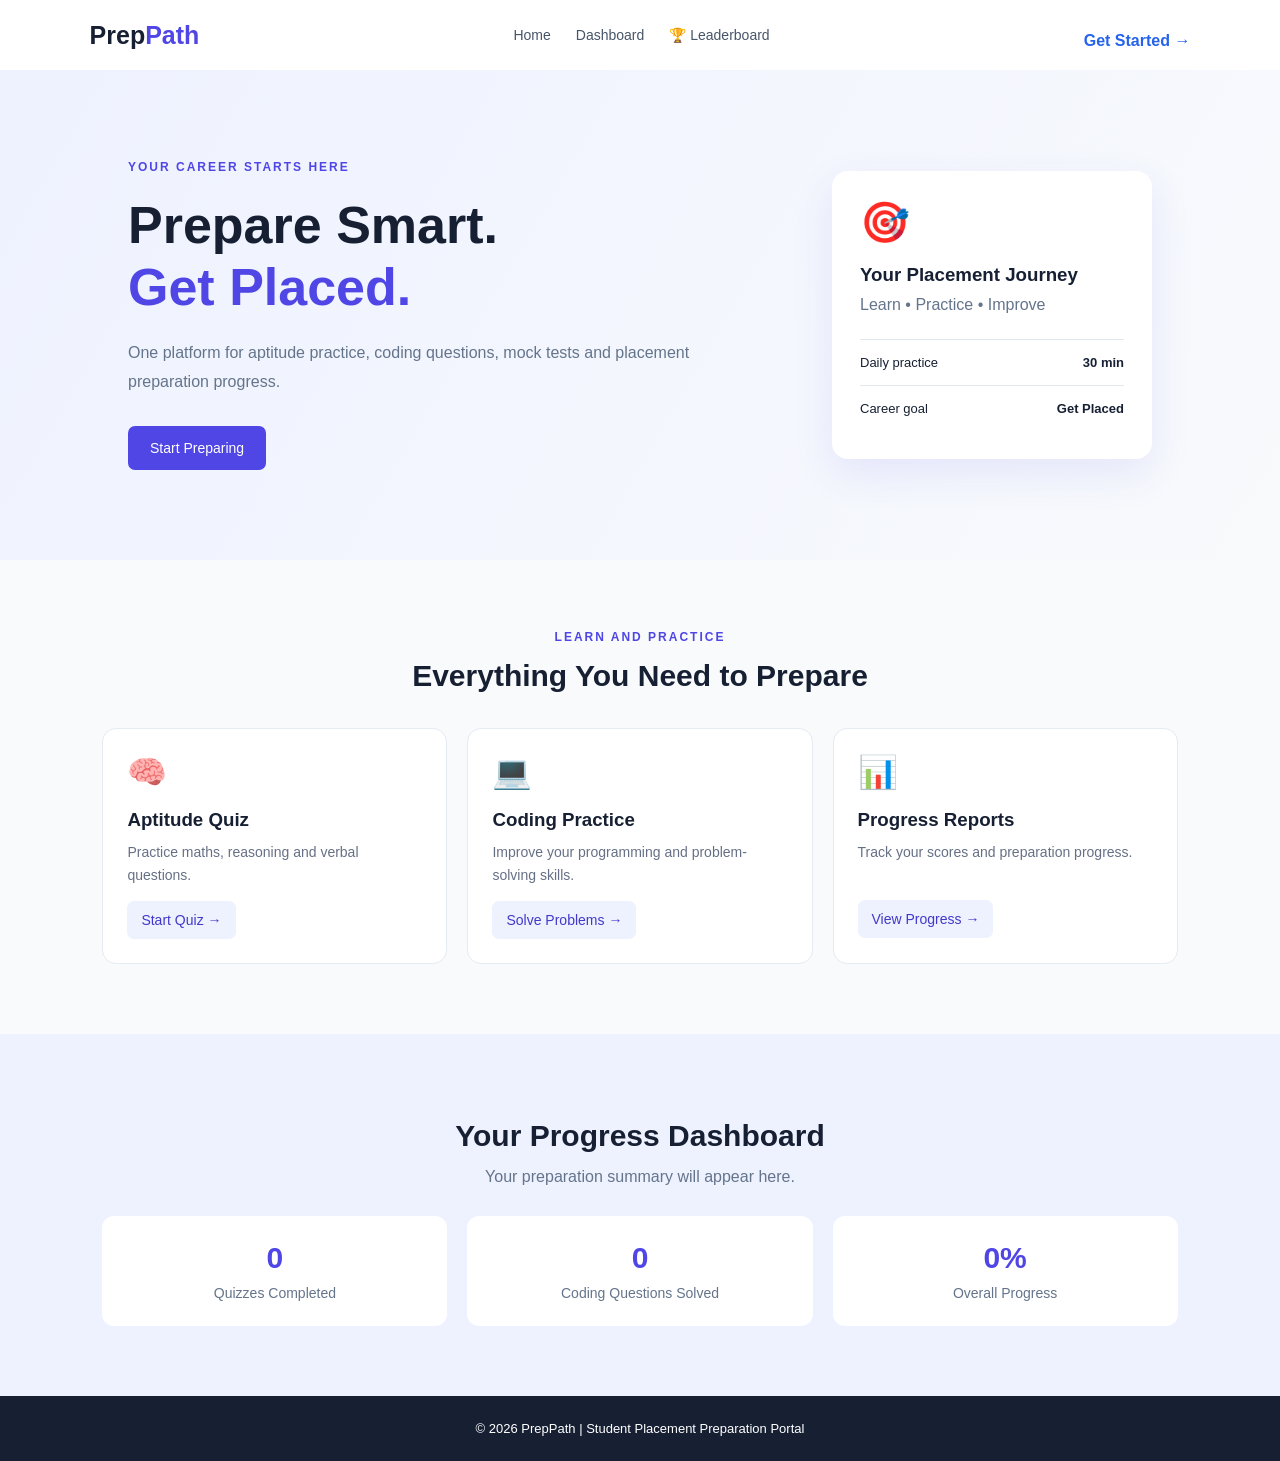
<file: index.html>
<!doctype html>
<html lang="en">
  <head>
    <meta charset="UTF-8" />
    <meta name="viewport" content="width=device-width, initial-scale=1.0" />

    <title>Student Placement Preparation Portal</title>

    <link rel="stylesheet" href="style.css" />
  </head>
  <body>
    <nav class="navbar">
      <h2 class="logo">Prep<span>Path</span></h2>

      <div class="nav-links">
        <a href="index.html">Home</a>
        <a href="dashboard.html">Dashboard</a>
        <a href="leaderboard.html">🏆 Leaderboard</a>
      </div>
      <a href="login.html" class="dashboard-action"> Get Started → </a>
    </nav>

    <section class="hero" id="home">
      <div class="hero-content">
        <p class="tagline">YOUR CAREER STARTS HERE</p>

        <h1>
          Prepare Smart.<br />
          <span>Get Placed.</span>
        </h1>

        <p class="hero-description">
          One platform for aptitude practice, coding questions, mock tests and
          placement preparation progress.
        </p>

        <a href="#features" class="start-btn"> Start Preparing </a>
      </div>

      <div class="hero-card">
        <div class="hero-icon">🎯</div>
        <h3>Your Placement Journey</h3>
        <p>Learn • Practice • Improve</p>

        <div class="mini-stat">
          <span>Daily practice</span>
          <strong>30 min</strong>
        </div>

        <div class="mini-stat">
          <span>Career goal</span>
          <strong>Get Placed</strong>
        </div>
      </div>
    </section>

    <section class="features" id="features">
      <p class="section-label">LEARN AND PRACTICE</p>
      <h2>Everything You Need to Prepare</h2>

      <div class="feature-grid">
        <div class="feature-card">
          <div class="feature-icon">🧠</div>
          <h3>Aptitude Quiz</h3>
          <p>Practice maths, reasoning and verbal questions.</p>
          <button onclick="openFeature('Aptitude Quiz')">Start Quiz →</button>
        </div>

        <div class="feature-card">
          <div class="feature-icon">💻</div>
          <h3>Coding Practice</h3>
          <p>Improve your programming and problem-solving skills.</p>
          <button onclick="openFeature('Coding Practice')">
            Solve Problems →
          </button>
        </div>

        <div class="feature-card">
          <div class="feature-icon">📊</div>
          <h3>Progress Reports</h3>
          <p>Track your scores and preparation progress.</p>
          <button onclick="openFeature('Progress Reports')">
            View Progress →
          </button>
        </div>
      </div>
    </section>

    <section class="progress-section" id="progress">
      <h2>Your Progress Dashboard</h2>
      <p>Your preparation summary will appear here.</p>

      <div class="progress-grid">
        <div class="progress-card">
          <h3>0</h3>
          <p>Quizzes Completed</p>
        </div>

        <div class="progress-card">
          <h3>0</h3>
          <p>Coding Questions Solved</p>
        </div>

        <div class="progress-card">
          <h3>0%</h3>
          <p>Overall Progress</p>
        </div>
      </div>
    </section>

    <footer>
      <p>© 2026 PrepPath | Student Placement Preparation Portal</p>
    </footer>

    <script src="script.js"></script>
  </body>
</html>
</file>
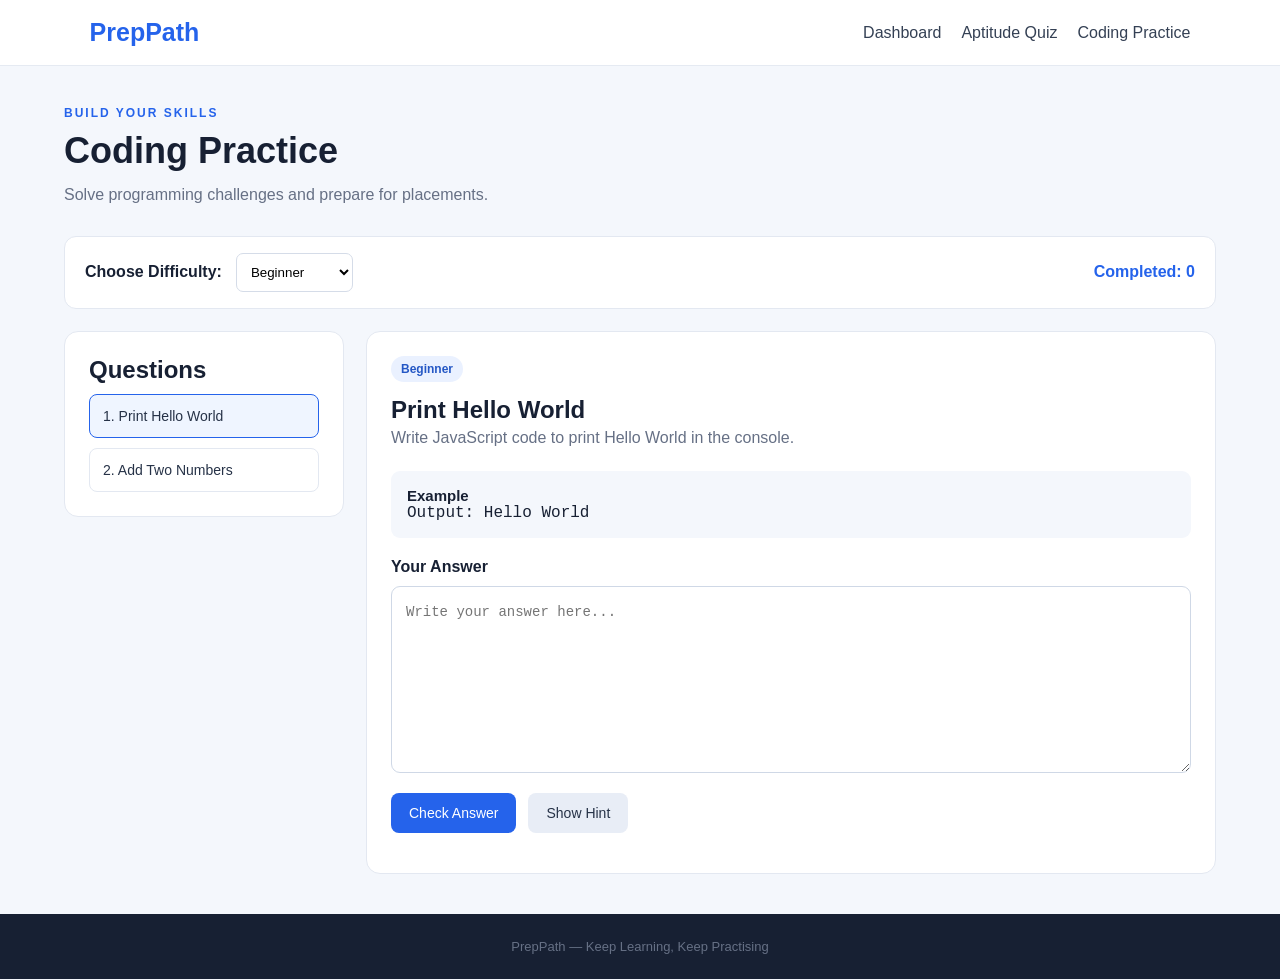
<file: coding.html>
<!doctype html>
<html lang="en">
  <head>
    <meta charset="UTF-8" />
    <meta name="viewport" content="width=device-width, initial-scale=1.0" />
    <title>Coding Practice | PrepPath</title>
    <link rel="stylesheet" href="style.css" />
  </head>
  <body class="coding-page">
    <header class="dashboard-header">
      <a href="index.html" class="dashboard-logo">PrepPath</a>

      <nav class="dashboard-nav">
        <a href="dashboard.html">Dashboard</a>
        <a href="quiz.html">Aptitude Quiz</a>
        <a href="coding.html">Coding Practice</a>
      </nav>
    </header>

    <main class="coding-main">
      <section class="coding-heading">
        <p class="eyebrow">BUILD YOUR SKILLS</p>
        <h1>Coding Practice</h1>
        <p>Solve programming challenges and prepare for placements.</p>
      </section>

      <section class="coding-toolbar">
        <label for="difficulty">Choose Difficulty:</label>

        <select id="difficulty">
          <option value="Beginner">Beginner</option>
          <option value="Intermediate">Intermediate</option>
          <option value="Advanced">Advanced</option>
        </select>

        <span id="completedCount">Completed: 0</span>
      </section>

      <section class="coding-layout">
        <aside class="coding-question-list">
          <h2>Questions</h2>
          <div id="questionList"></div>
        </aside>

        <section class="coding-editor">
          <span id="questionLevel" class="level-badge">Beginner</span>
          <h2 id="codingQuestionTitle">Question title</h2>
          <p id="codingQuestionDescription"></p>

          <div class="example-box">
            <h3>Example</h3>
            <pre id="codingExample"></pre>
          </div>

          <label for="answerInput">Your Answer</label>
          <textarea
            id="answerInput"
            rows="7"
            placeholder="Write your answer here..."
          ></textarea>

          <div class="coding-actions">
            <button id="checkAnswerBtn">Check Answer</button>
            <button id="showHintBtn" class="secondary-btn">Show Hint</button>
          </div>

          <p id="codingFeedback" role="status"></p>
          <p id="codingHint" hidden></p>
        </section>
      </section>
    </main>

    <footer class="dashboard-footer">
      PrepPath — Keep Learning, Keep Practising
    </footer>

    <script src="coding.js"></script>
  </body>
</html>
</file>
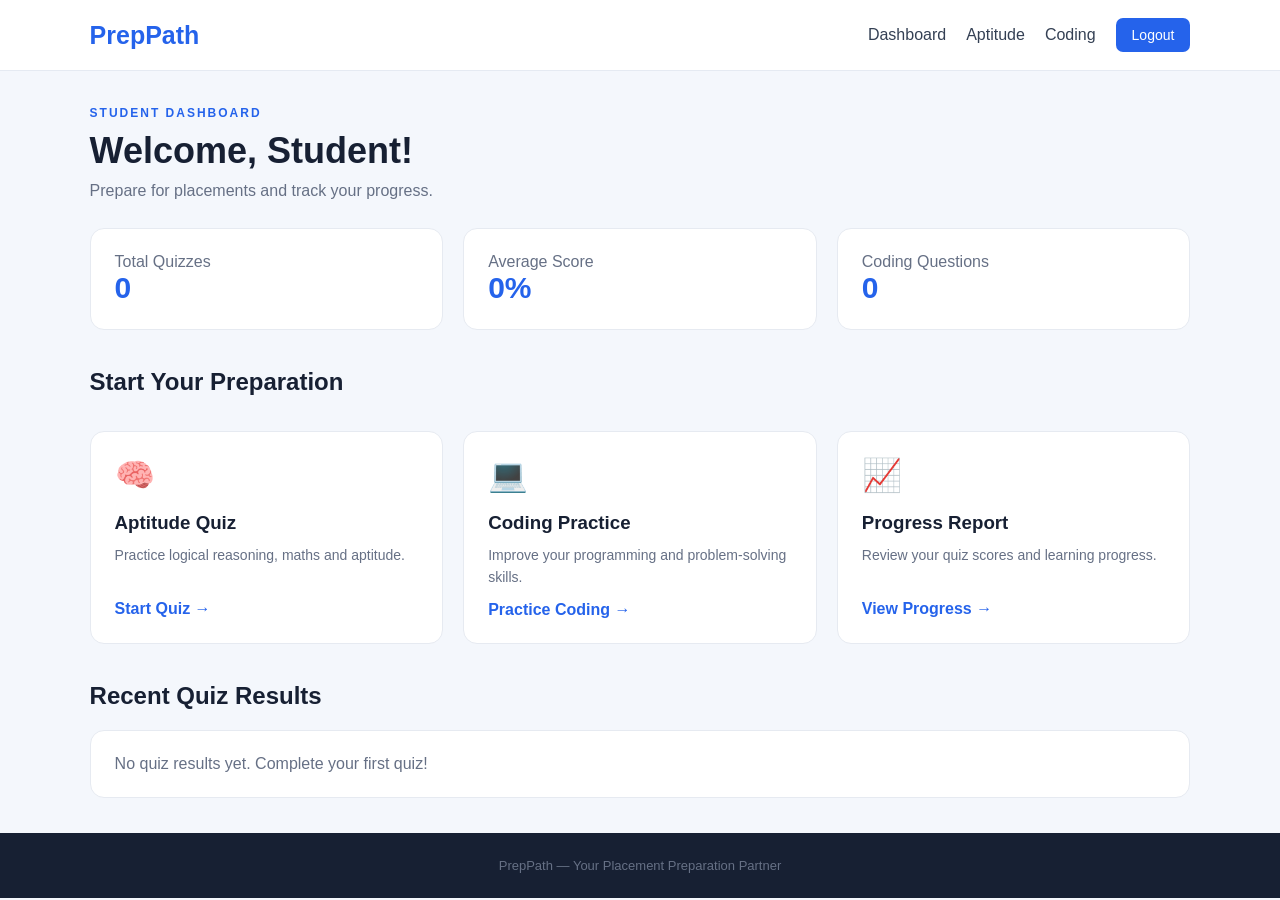
<file: dashboard.html>
<!doctype html>
<html lang="en">
  <head>
    <meta charset="UTF-8" />
    <meta name="viewport" content="width=device-width, initial-scale=1.0" />
    <title>Student Dashboard | PrepPath</title>
    <link rel="stylesheet" href="style.css" />
  </head>
  <body class="dashboard-page">
    <header class="dashboard-header">
      <a href="index.html" class="dashboard-logo">PrepPath</a>

      <nav class="dashboard-nav">
        <a href="dashboard.html">Dashboard</a>
        <a href="quiz.html">Aptitude</a>
        <a href="coding.html">Coding</a>
        <button id="logoutBtn">Logout</button>
      </nav>
    </header>

    <main class="dashboard-main">
      <section class="welcome-section">
        <p class="eyebrow">STUDENT DASHBOARD</p>
        <h1>Welcome, <span id="studentName">Student</span>!</h1>
        <p>Prepare for placements and track your progress.</p>
      </section>

      <section class="stats-grid">
        <div class="stat-card">
          <p>Total Quizzes</p>
          <h2 id="totalQuizzes">0</h2>
        </div>

        <div class="stat-card">
          <p>Average Score</p>
          <h2 id="averageScore">0%</h2>
        </div>

        <div class="stat-card">
          <p>Coding Questions</p>
          <h2 id="codingCount">0</h2>
        </div>
      </section>

      <section class="dashboard-section">
        <h2>Start Your Preparation</h2>

        <div class="feature-grid">
          <article class="feature-card">
            <div class="feature-icon">🧠</div>
            <h3>Aptitude Quiz</h3>
            <p>Practice logical reasoning, maths and aptitude.</p>
            <a href="quiz.html" class="dashboard-action"> Start Quiz → </a>
          </article>

          <article class="feature-card">
            <div class="feature-icon">💻</div>
            <h3>Coding Practice</h3>
            <p>Improve your programming and problem-solving skills.</p>
            <a href="coding.html" class="dashboard-action">
              Practice Coding →
            </a>
          </article>

          <article class="feature-card">
            <div class="feature-icon">📈</div>
            <h3>Progress Report</h3>
            <p>Review your quiz scores and learning progress.</p>
            <a href="progress.html" class="dashboard-action">
              View Progress →
            </a>
          </article>
        </div>
      </section>

      <section class="dashboard-section">
        <h2>Recent Quiz Results</h2>
        <div id="recentResults" class="results-box">
          <p>No quiz results yet. Complete your first quiz!</p>
        </div>
      </section>
    </main>

    <footer class="dashboard-footer">
      PrepPath — Your Placement Preparation Partner
    </footer>

    <script src="dashboard.js"></script>
  </body>
</html>
</file>
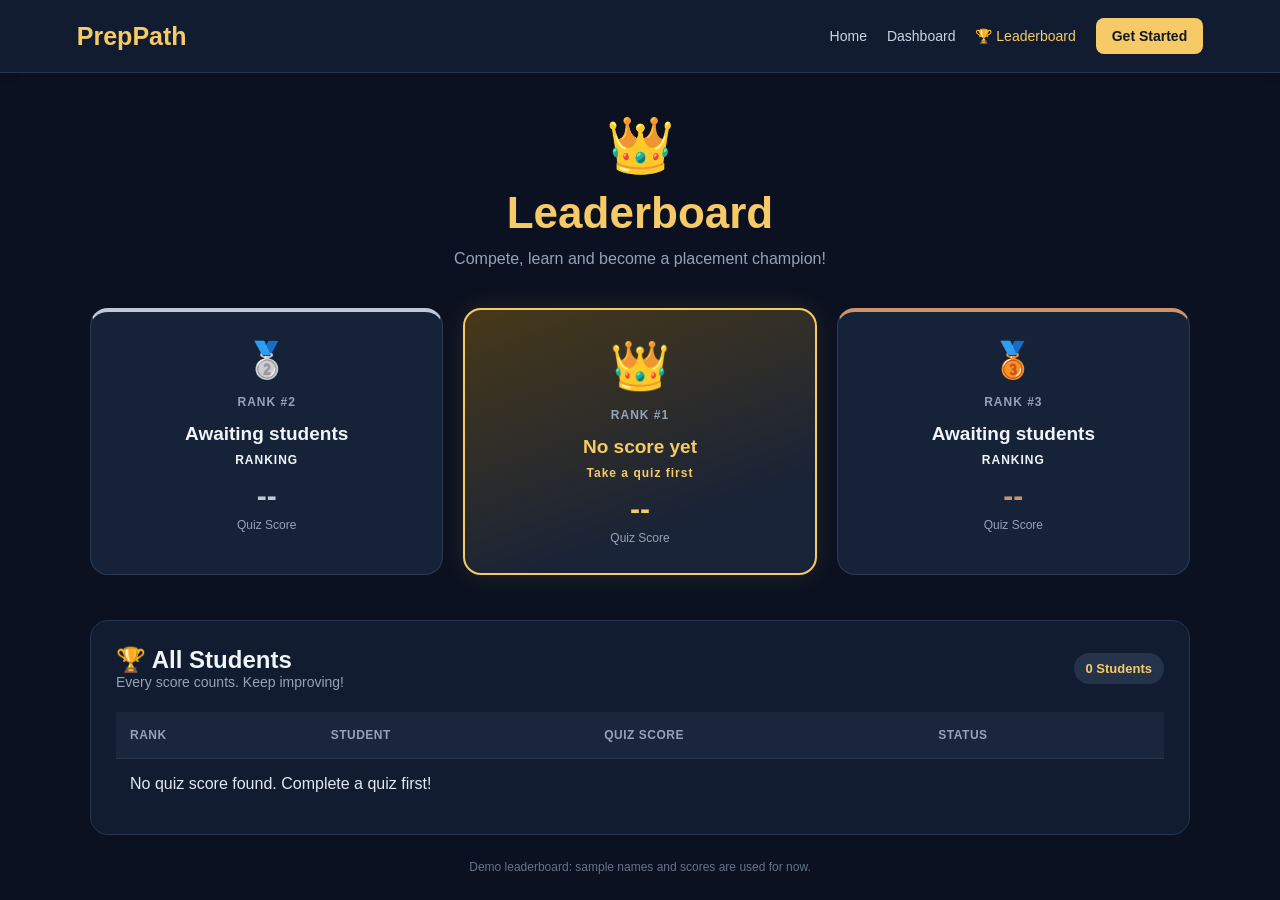
<file: leaderboard.html>
<!doctype html>
<html lang="en">
  <head>
    <meta charset="UTF-8" />
    <meta name="viewport" content="width=device-width, initial-scale=1.0" />

    <title>Leaderboard | PrepPath</title>

    <link rel="stylesheet" href="style.css" />
    <script src="leaderboard.js" defer></script>
  </head>

  <body class="leaderboard-page">
    <!-- NAVBAR -->
    <nav class="navbar">
      <a href="index.html" class="logo">PrepPath</a>

      <div class="nav-links">
        <a href="index.html">Home</a>
        <a href="dashboard.html">Dashboard</a>
        <a href="leaderboard.html" class="active">🏆 Leaderboard</a>
        <a href="login.html" class="get-started-btn">Get Started</a>
      </div>
    </nav>

    <!-- LEADERBOARD HEADER -->
    <main class="leaderboard-container">
      <header class="leaderboard-header">
        <span class="main-crown">👑</span>
        <h1>Leaderboard</h1>
        <p>Compete, learn and become a placement champion!</p>
      </header>

      <!-- TOP 3 STUDENTS -->
      <section class="top-three" aria-label="Top three students">
        <article class="top-card second-place">
          <span class="rank-icon">🥈</span>
          <span class="rank-label">RANK #2</span>
          <h2>Rahul Sharma</h2>
          <p>SECOND PLACE</p>
          <strong>90%</strong>
          <span class="score-label">Quiz Score</span>
        </article>

        <article class="top-card first-place">
          <span class="rank-icon king-icon">👑</span>
          <span class="rank-label">RANK #1</span>
          <h2>Aman Verma</h2>
          <p class="king-label">KING</p>
          <strong>95%</strong>
          <span class="score-label">Quiz Score</span>
        </article>

        <article class="top-card third-place">
          <span class="rank-icon">🥉</span>
          <span class="rank-label">RANK #3</span>
          <h2>Priya Singh</h2>
          <p>THIRD PLACE</p>
          <strong>85%</strong>
          <span class="score-label">Quiz Score</span>
        </article>
      </section>

      <!-- ALL STUDENTS -->
      <section class="ranking-section">
        <div class="ranking-heading">
          <div>
            <h2>🏆 All Students</h2>
            <p>Every score counts. Keep improving!</p>
          </div>

          <span id="studentCount">0 Students</span>
        </div>

        <div class="table-wrapper">
          <table class="ranking-table">
            <thead>
              <tr>
                <th>Rank</th>
                <th>Student</th>
                <th>Quiz Score</th>
                <th>Status</th>
              </tr>
            </thead>

            <tbody id="leaderboardBody">
              <!-- JavaScript will add student rows here -->
            </tbody>
          </table>
        </div>
      </section>

      <p class="demo-notice">
        Demo leaderboard: sample names and scores are used for now.
      </p>
    </main>
  </body>
</html>
</file>
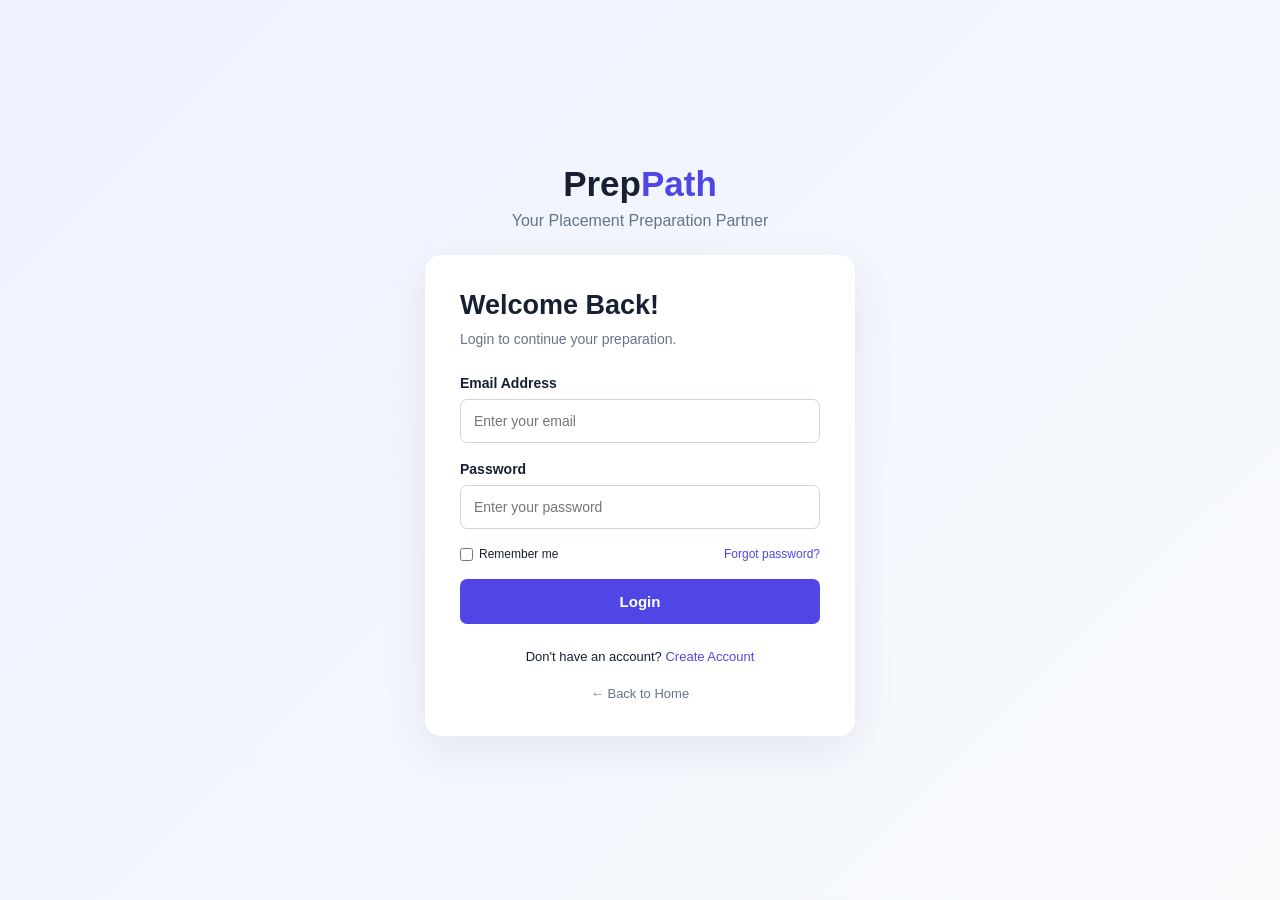
<file: login.html>
<!doctype html>
<html lang="en">
  <head>
    <meta charset="UTF-8" />
    <meta name="viewport" content="width=device-width, initial-scale=1.0" />
    <title>Student Login | PrepPath</title>
    <link rel="stylesheet" href="style.css" />
  </head>
  <body class="login-page">
    <div class="login-container">
      <div class="login-brand">
        <h1>Prep<span>Path</span></h1>
        <p>Your Placement Preparation Partner</p>
      </div>

      <div class="login-card">
        <h2>Welcome Back!</h2>
        <p class="login-subtitle">Login to continue your preparation.</p>

        <form id="loginForm">
          <label for="email">Email Address</label>
          <input
            type="email"
            id="email"
            placeholder="Enter your email"
            required
          />

          <label for="password">Password</label>
          <input
            type="password"
            id="password"
            placeholder="Enter your password"
            required
          />

          <div class="login-options">
            <label class="remember-label">
              <input type="checkbox" id="remember" />
              Remember me
            </label>

            <a href="#" id="forgotPassword">Forgot password?</a>
          </div>

          <button type="submit" class="login-submit">Login</button>

          <p id="loginMessage" aria-live="polite"></p>
        </form>

        <p class="signup-text">
          Don't have an account?
          <a href="register.html">Create Account</a>
        </p>

        <a href="index.html" class="back-home">← Back to Home</a>
      </div>
    </div>

    <script src="login.js"></script>
  </body>
</html>
</file>
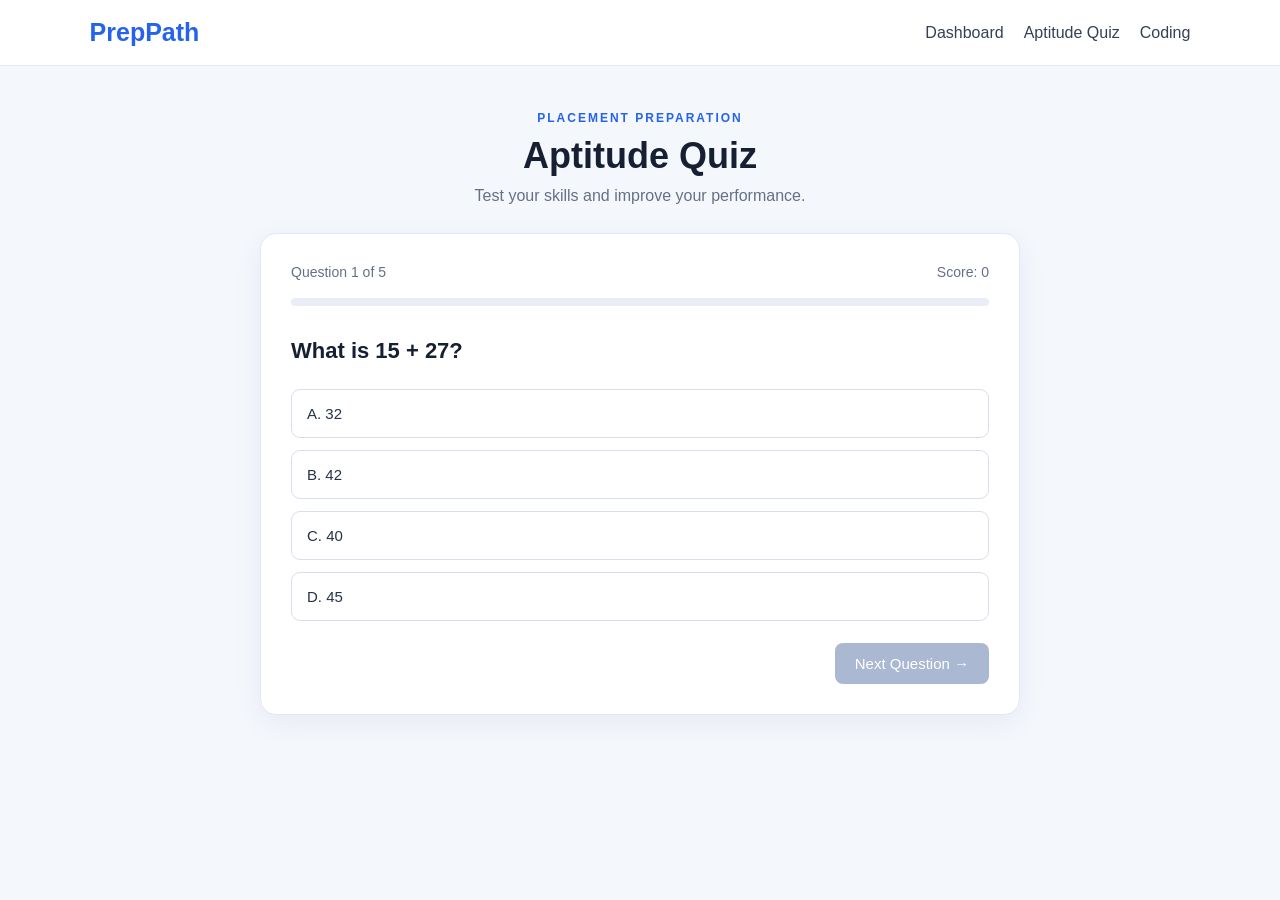
<file: quiz.html>
<!doctype html>
<html lang="en">
  <head>
    <meta charset="UTF-8" />
    <meta name="viewport" content="width=device-width, initial-scale=1.0" />
    <title>Aptitude Quiz | PrepPath</title>
    <link rel="stylesheet" href="style.css" />
  </head>
  <body class="quiz-page">
    <header class="dashboard-header">
      <a href="index.html" class="dashboard-logo">PrepPath</a>
      <nav class="dashboard-nav">
        <a href="dashboard.html">Dashboard</a>
        <a href="quiz.html">Aptitude Quiz</a>
        <a href="coding.html">Coding</a>
      </nav>
    </header>

    <main class="quiz-container">
      <div class="quiz-heading">
        <p class="eyebrow">PLACEMENT PREPARATION</p>
        <h1>Aptitude Quiz</h1>
        <p>Test your skills and improve your performance.</p>
      </div>

      <section class="quiz-card" id="quizCard">
        <div class="quiz-top">
          <span id="questionNumber">Question 1 of 5</span>
          <span id="scorePreview">Score: 0</span>
        </div>

        <div class="quiz-progress">
          <div id="quizProgressBar"></div>
        </div>

        <h2 id="questionText">Question will appear here</h2>

        <div id="optionsContainer" class="options-container"></div>

        <p id="quizMessage" role="status"></p>

        <div class="quiz-buttons">
          <button id="nextBtn" disabled>Next Question →</button>
        </div>
      </section>

      <section class="quiz-card result-card" id="resultCard" hidden>
        <div class="result-icon">🎉</div>
        <h2>Quiz Completed!</h2>
        <p id="finalScore"></p>
        <p id="resultMessage"></p>
        <button id="retryBtn">Try Again</button>
        <a href="dashboard.html" class="dashboard-action"
          >Back to Dashboard →</a
        >
      </section>
    </main>

    <script src="quiz.js"></script>
  </body>
</html>
</file>
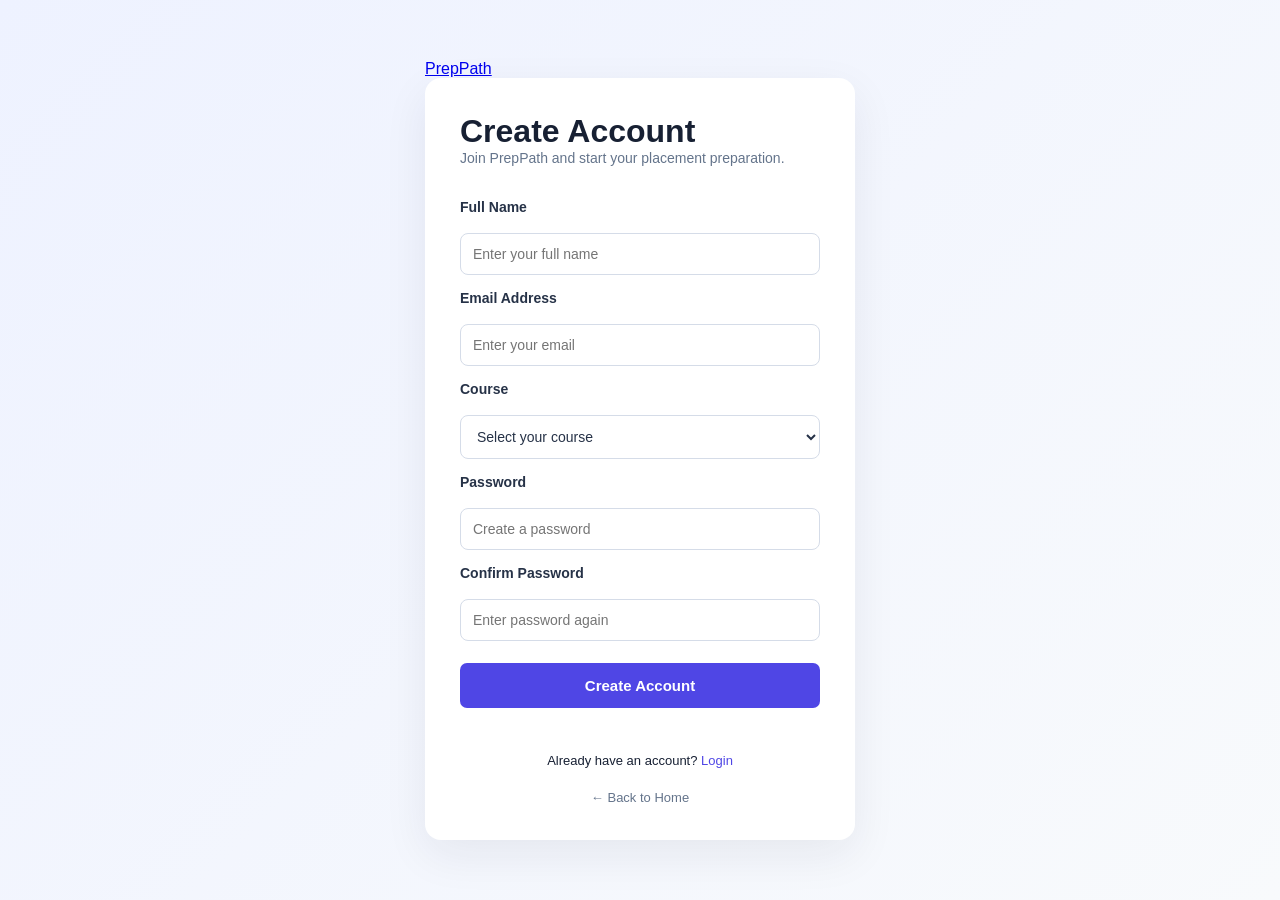
<file: register.html>
<!doctype html>
<html lang="en">
  <head>
    <meta charset="UTF-8" />
    <meta name="viewport" content="width=device-width, initial-scale=1.0" />
    <title>Create Account | PrepPath</title>
    <link rel="stylesheet" href="style.css" />
  </head>
  <body class="login-page">
    <div class="login-container">
      <a href="index.html" class="login-brand">PrepPath</a>

      <div class="login-card">
        <h1>Create Account</h1>
        <p class="login-subtitle">
          Join PrepPath and start your placement preparation.
        </p>

        <form id="registerForm">
          <label for="fullName">Full Name</label>
          <input
            type="text"
            id="fullName"
            placeholder="Enter your full name"
            required
          />

          <label for="registerEmail">Email Address</label>
          <input
            type="email"
            id="registerEmail"
            placeholder="Enter your email"
            required
          />

          <label for="course">Course</label>
          <select id="course" required>
            <option value="">Select your course</option>
            <option value="BCA">BCA</option>
            <option value="BTech">B.Tech</option>
            <option value="BSc">B.Sc</option>
            <option value="Other">Other</option>
          </select>

          <label for="registerPassword">Password</label>
          <input
            type="password"
            id="registerPassword"
            placeholder="Create a password"
            minlength="8"
            required
          />

          <label for="confirmPassword">Confirm Password</label>
          <input
            type="password"
            id="confirmPassword"
            placeholder="Enter password again"
            minlength="8"
            required
          />

          <button type="submit" class="login-submit">Create Account</button>

          <p id="registerMessage" role="status"></p>
        </form>

        <p class="signup-text">
          Already have an account?
          <a href="login.html">Login</a>
        </p>

        <a href="index.html" class="back-home">← Back to Home</a>
      </div>
    </div>

    <script src="register.js"></script>
  </body>
</html>
</file>
<file: style.css>
/* Login Page */

.login-page {
    min-height: 100vh;
    background: linear-gradient(135deg, #eef2ff, #f8fafc);
    display: flex;
    justify-content: center;
    align-items: center;
    padding: 25px;
}

.login-container {
    width: 100%;
    max-width: 430px;
}

.login-brand {
    text-align: center;
    margin-bottom: 25px;
}

.login-brand h1 {
    font-size: 35px;
    color: #172033;
}

.login-brand h1 span {
    color: #4f46e5;
}

.login-brand p {
    color: #64748b;
    margin-top: 8px;
}

.login-card {
    background: white;
    padding: 35px;
    border-radius: 16px;
    box-shadow: 0 15px 45px #17203312;
}

.login-card h2 {
    font-size: 27px;
    margin-bottom: 10px;
}

.login-subtitle {
    color: #64748b;
    font-size: 14px;
    margin-bottom: 28px;
}

.login-card form > label {
    display: block;
    font-size: 14px;
    font-weight: bold;
    margin: 18px 0 8px;
}

.login-card form > input {
    width: 100%;
    padding: 13px;
    border: 1px solid #cbd5e1;
    border-radius: 7px;
    outline: none;
    font-size: 14px;
}

.login-card form > input:focus {
    border-color: #4f46e5;
    box-shadow: 0 0 0 3px #4f46e51a;
}

.login-options {
    display: flex;
    justify-content: space-between;
    align-items: center;
    flex-wrap: wrap;
    gap: 10px;
    margin: 18px 0;
    font-size: 12px;
}

.remember-label {
    display: flex;
    align-items: center;
    gap: 6px;
}

.login-options a,
.signup-text a {
    color: #4f46e5;
    text-decoration: none;
}

.login-submit {
    width: 100%;
    padding: 14px;
    background: #4f46e5;
    color: white;
    border-radius: 7px;
    font-size: 15px;
    font-weight: bold;
}

.login-submit:hover {
    background: #3730a3;
}

#loginMessage {
    margin-top: 14px;
    font-size: 13px;
    line-height: 1.5;
}

.signup-text {
    text-align: center;
    font-size: 13px;
    margin-top: 25px;
}

.back-home {
    display: block;
    text-align: center;
    margin-top: 22px;
    color: #64748b;
    text-decoration: none;
    font-size: 13px;
}

@media (max-width: 480px) {
    .login-card {
        padding: 25px 20px;
    }
}

* {
    margin: 0;
    padding: 0;
    box-sizing: border-box;
}

html {
    scroll-behavior: smooth;
}

body {
    font-family: Arial, sans-serif;
    background: #f8fafc;
    color: #172033;
}

.navbar {
    display: flex;
    justify-content: space-between;
    align-items: center;
    padding: 20px 7%;
    background: white;
    box-shadow: 0 2px 12px #0000000a;
}

.logo {
    color: #172033;
    font-size: 25px;
}

.logo span {
    color: #4f46e5;
}

.nav-links {
    display: flex;
    gap: 25px;
}

.nav-links a {
    text-decoration: none;
    color: #475569;
    font-size: 14px;
}

.nav-links a:hover {
    color: #4f46e5;
}

button,
.start-btn {
    cursor: pointer;
    border: none;
    border-radius: 7px;
    font-size: 14px;
}

.login-btn {
    background: #4f46e5;
    color: white;
    padding: 11px 20px;
}

.hero {
    display: flex;
    align-items: center;
    justify-content: space-between;
    gap: 40px;
    padding: 90px 10%;
    background: linear-gradient(120deg, #eef2ff, #f8fafc);
}

.hero-content {
    max-width: 600px;
}

.tagline,
.section-label {
    color: #4f46e5;
    font-size: 12px;
    font-weight: bold;
    letter-spacing: 2px;
}

.hero h1 {
    font-size: 52px;
    line-height: 1.2;
    margin: 20px 0;
}

.hero h1 span {
    color: #4f46e5;
}

.hero-description {
    color: #64748b;
    line-height: 1.8;
    margin-bottom: 30px;
}

.start-btn {
    display: inline-block;
    background: #4f46e5;
    color: white;
    text-decoration: none;
    padding: 14px 22px;
}

.hero-card {
    background: white;
    width: 320px;
    padding: 28px;
    border-radius: 16px;
    box-shadow: 0 15px 40px #4f46e51a;
}

.hero-icon {
    font-size: 40px;
    margin-bottom: 18px;
}

.hero-card h3 {
    margin-bottom: 10px;
}

.hero-card > p {
    color: #64748b;
    margin-bottom: 25px;
}

.mini-stat {
    display: flex;
    justify-content: space-between;
    gap: 10px;
    padding: 15px 0;
    border-top: 1px solid #e2e8f0;
    font-size: 13px;
}

.features,
.progress-section {
    padding: 70px 8%;
    text-align: center;
}

.features h2,
.progress-section h2 {
    font-size: 30px;
    margin: 15px 0 35px;
}

.feature-grid {
    display: grid;
    grid-template-columns: repeat(3, minmax(0, 1fr));
    gap: 22px;
    margin-top: 35px;
}

.feature-card {
    background: white;
    padding: 28px 22px;
    border: 1px solid #e2e8f0;
    border-radius: 12px;
    text-align: left;
}

.feature-icon {
    font-size: 32px;
    margin-bottom: 18px;
}

.feature-card h3 {
    margin-bottom: 12px;
}

.feature-card p {
    color: #64748b;
    font-size: 14px;
    line-height: 1.7;
    min-height: 70px;
}

.feature-card button {
    margin-top: 15px;
    background: #eef2ff;
    color: #4338ca;
    padding: 11px 14px;
}

.progress-section {
    background: #eef2ff;
}

.progress-section > p {
    color: #64748b;
    margin-top: -20px;
    margin-bottom: 30px;
}

.progress-grid {
    display: grid;
    grid-template-columns: repeat(3, minmax(0, 1fr));
    gap: 20px;
}

.progress-card {
    background: white;
    padding: 25px 12px;
    border-radius: 12px;
}

.progress-card h3 {
    color: #4f46e5;
    font-size: 30px;
    margin-bottom: 10px;
}

.progress-card p {
    color: #64748b;
    font-size: 14px;
}

footer {
    text-align: center;
    padding: 25px;
    background: #172033;
    color: white;
    font-size: 13px;
}

@media (max-width: 750px) {
    .navbar {
        flex-wrap: wrap;
        gap: 18px;
    }

    .nav-links {
        order: 3;
        width: 100%;
        justify-content: center;
        flex-wrap: wrap;
        gap: 15px;
    }

    .hero {
        flex-direction: column;
        align-items: flex-start;
        padding: 55px 7%;
    }

    .hero h1 {
        font-size: 40px;
    }

    .hero-card {
        width: 100%;
    }

    .feature-grid,
    .progress-grid {
        grid-template-columns: 1fr;
    }

    .features,
    .progress-section {
        padding: 50px 7%;
    }

    .features h2,
    .progress-section h2 {
        font-size: 25px;
    }
}

/* Registration Page */

#registerForm {
    display: flex;
    flex-direction: column;
    gap: 10px;
}

#registerForm label {
    color: #263247;
    font-size: 14px;
    font-weight: 600;
    margin-top: 5px;
}

#registerForm input,
#registerForm select {
    width: 100%;
    padding: 12px;
    border: 1px solid #d5dce8;
    border-radius: 8px;
    background-color: #ffffff;
    color: #263247;
    font-size: 14px;
    outline: none;
}

#registerForm input:focus,
#registerForm select:focus {
    border-color: #2563eb;
    box-shadow: 0 0 0 3px rgba(37, 99, 235, 0.12);
}

#registerForm .login-submit {
    margin-top: 12px;
    cursor: pointer;
}

#registerMessage {
    font-size: 14px;
    margin: 5px 0;
}

/* Student Dashboard */

.dashboard-page {
    margin: 0;
    background: #f4f7fc;
    color: #172033;
    font-family: Arial, sans-serif;
}

.dashboard-header {
    display: flex;
    justify-content: space-between;
    align-items: center;
    gap: 20px;
    padding: 18px 7%;
    background: white;
    border-bottom: 1px solid #e5eaf2;
}

.dashboard-logo {
    color: #2563eb;
    font-size: 25px;
    font-weight: bold;
    text-decoration: none;
}

.dashboard-nav {
    display: flex;
    align-items: center;
    flex-wrap: wrap;
    gap: 20px;
}

.dashboard-nav a {
    color: #344054;
    text-decoration: none;
}

.dashboard-nav a:hover {
    color: #2563eb;
}

.dashboard-nav button {
    padding: 9px 16px;
    border: none;
    border-radius: 7px;
    background: #2563eb;
    color: white;
    cursor: pointer;
}

.dashboard-main {
    width: 86%;
    max-width: 1200px;
    margin: 35px auto;
}

.welcome-section {
    margin-bottom: 28px;
}

.eyebrow {
    color: #2563eb;
    font-size: 12px;
    font-weight: bold;
    letter-spacing: 2px;
}

.welcome-section h1 {
    margin: 10px 0;
    font-size: clamp(26px, 4vw, 36px);
}

.welcome-section > p:last-child {
    color: #667085;
}

.stats-grid {
    display: grid;
    grid-template-columns: repeat(3, minmax(0, 1fr));
    gap: 20px;
}

.stat-card,
.feature-card,
.results-box {
    background: white;
    padding: 24px;
    border: 1px solid #e6eaf1;
    border-radius: 14px;
}

.stat-card p {
    color: #667085;
}

.stat-card h2 {
    color: #2563eb;
    font-size: 30px;
    margin-bottom: 0;
}

.dashboard-section {
    margin-top: 38px;
}

.dashboard-section > h2 {
    margin-bottom: 20px;
}

.feature-grid {
    display: grid;
    grid-template-columns: repeat(3, minmax(0, 1fr));
    gap: 20px;
}

.feature-icon {
    font-size: 32px;
}

.feature-card h3 {
    margin-bottom: 10px;
}

.feature-card p {
    min-height: 44px;
    color: #667085;
    line-height: 1.6;
}

.dashboard-action {
    display: inline-block;
    margin-top: 12px;
    color: #2563eb;
    font-weight: bold;
    text-decoration: none;
}

.dashboard-action:hover {
    text-decoration: underline;
}

.results-box {
    color: #667085;
}

.dashboard-footer {
    padding: 25px;
    text-align: center;
    color: #667085;
}

@media (max-width: 750px) {
    .dashboard-header {
        align-items: flex-start;
        flex-direction: column;
    }

    .dashboard-nav {
        gap: 14px;
    }

    .stats-grid,
    .feature-grid {
        grid-template-columns: 1fr;
    }

    .dashboard-main {
        width: 90%;
    }
}

/* Aptitude Quiz Page */

.quiz-page {
    margin: 0;
    min-height: 100vh;
    background: #f4f7fc;
    color: #172033;
    font-family: Arial, sans-serif;
}

.quiz-container {
    width: 90%;
    max-width: 760px;
    margin: 45px auto;
}

.quiz-heading {
    text-align: center;
    margin-bottom: 28px;
}

.quiz-heading h1 {
    font-size: 36px;
    margin: 10px 0;
}

.quiz-heading > p:last-child {
    color: #667085;
}

.quiz-card {
    padding: 30px;
    background: white;
    border: 1px solid #e3e8f1;
    border-radius: 16px;
    box-shadow: 0 8px 30px rgba(20, 40, 80, 0.06);
}

.quiz-top {
    display: flex;
    justify-content: space-between;
    gap: 12px;
    color: #667085;
    font-size: 14px;
}

.quiz-progress {
    height: 8px;
    margin: 18px 0 28px;
    overflow: hidden;
    border-radius: 10px;
    background: #e8edf6;
}

#quizProgressBar {
    width: 0%;
    height: 100%;
    background: #2563eb;
    transition: width 0.3s ease;
}

.quiz-card > h2 {
    font-size: 22px;
    line-height: 1.5;
    margin-bottom: 22px;
}

.options-container {
    display: grid;
    gap: 12px;
}

.quiz-option {
    width: 100%;
    padding: 15px;
    border: 1px solid #d8dfeb;
    border-radius: 9px;
    background: white;
    color: #263247;
    text-align: left;
    font-size: 15px;
    cursor: pointer;
}

.quiz-option:hover:not(:disabled) {
    border-color: #2563eb;
    background: #f3f7ff;
}

.quiz-option.selected {
    border-color: #2563eb;
    background: #eaf1ff;
    color: #1749b0;
}

.quiz-option:disabled {
    cursor: default;
}

.quiz-buttons {
    display: flex;
    justify-content: flex-end;
    margin-top: 22px;
}

#nextBtn,
#retryBtn {
    padding: 12px 20px;
    border: none;
    border-radius: 8px;
    background: #2563eb;
    color: white;
    font-size: 15px;
    cursor: pointer;
}

#nextBtn:disabled {
    background: #aab8d1;
    cursor: not-allowed;
}

#quizMessage {
    color: #667085;
    font-size: 14px;
}

.result-card {
    margin-top: 20px;
    text-align: center;
}

.result-card[hidden] {
    display: none;
}

.result-icon {
    font-size: 48px;
}

.result-card h2 {
    font-size: 28px;
}

.result-card p {
    color: #667085;
    line-height: 1.6;
}

.result-card .dashboard-action {
    display: block;
    margin-top: 20px;
}

@media (max-width: 600px) {
    .quiz-container {
        margin: 25px auto;
    }

    .quiz-card {
        padding: 20px;
    }

    .quiz-heading h1 {
        font-size: 29px;
    }

    .quiz-card > h2 {
        font-size: 19px;
    }
}

/* Coding Practice Page */

.coding-page {
    margin: 0;
    background: #f4f7fc;
    color: #172033;
    font-family: Arial, sans-serif;
}

.coding-main {
    width: 90%;
    max-width: 1200px;
    margin: 40px auto;
}

.coding-heading {
    margin-bottom: 28px;
}

.coding-heading h1 {
    margin: 10px 0;
    font-size: 36px;
}

.coding-heading > p:last-child {
    color: #667085;
    line-height: 1.6;
}

.coding-toolbar {
    display: flex;
    align-items: center;
    flex-wrap: wrap;
    gap: 14px;
    margin-bottom: 22px;
    padding: 16px 20px;
    background: white;
    border: 1px solid #e3e8f1;
    border-radius: 12px;
}

.coding-toolbar label {
    font-weight: bold;
}

.coding-toolbar select {
    padding: 10px;
    border: 1px solid #d5dce8;
    border-radius: 7px;
    background: white;
}

#completedCount {
    margin-left: auto;
    color: #2563eb;
    font-weight: bold;
}

.coding-layout {
    display: grid;
    grid-template-columns: 280px minmax(0, 1fr);
    gap: 22px;
    align-items: start;
}

.coding-question-list,
.coding-editor {
    min-width: 0;
    padding: 24px;
    background: white;
    border: 1px solid #e3e8f1;
    border-radius: 14px;
}

.coding-question-list h2,
.coding-editor h2 {
    margin-top: 0;
}

.question-item {
    display: block;
    width: 100%;
    margin-top: 10px;
    padding: 13px;
    border: 1px solid #e3e8f1;
    border-radius: 8px;
    background: white;
    color: #263247;
    text-align: left;
    cursor: pointer;
}

.question-item:hover,
.question-item.active {
    border-color: #2563eb;
    background: #eff5ff;
}

.question-item.completed::after {
    content: " ✓";
    color: #16803d;
    font-weight: bold;
}

.level-badge {
    display: inline-block;
    margin-bottom: 14px;
    padding: 6px 10px;
    border-radius: 20px;
    background: #eaf1ff;
    color: #2457c5;
    font-size: 12px;
    font-weight: bold;
}

#codingQuestionDescription {
    color: #667085;
    line-height: 1.7;
}

.example-box {
    margin: 20px 0;
    padding: 16px;
    border-radius: 9px;
    background: #f4f7fc;
}

.example-box h3 {
    margin-top: 0;
    font-size: 15px;
}

.example-box pre {
    margin-bottom: 0;
    white-space: pre-wrap;
    overflow-wrap: anywhere;
    font-family: Consolas, monospace;
}

.coding-editor > label {
    display: block;
    margin-bottom: 10px;
    font-weight: bold;
}

#answerInput {
    box-sizing: border-box;
    width: 100%;
    padding: 14px;
    border: 1px solid #cfd8e6;
    border-radius: 9px;
    font-family: Consolas, monospace;
    font-size: 14px;
    line-height: 1.6;
    resize: vertical;
}

#answerInput:focus {
    outline: 2px solid #bfdbfe;
    border-color: #2563eb;
}

.coding-actions {
    display: flex;
    flex-wrap: wrap;
    gap: 12px;
    margin-top: 16px;
}

#checkAnswerBtn,
.secondary-btn {
    padding: 12px 18px;
    border: none;
    border-radius: 8px;
    background: #2563eb;
    color: white;
    cursor: pointer;
}

.secondary-btn {
    background: #e8edf6;
    color: #263247;
}

#codingFeedback,
#codingHint {
    margin-top: 16px;
    line-height: 1.6;
    overflow-wrap: anywhere;
}

@media (max-width: 800px) {
    .coding-layout {
        grid-template-columns: 1fr;
    }

    .coding-main {
        width: 92%;
        margin: 25px auto;
    }

    .coding-heading h1 {
        font-size: 29px;
    }

    #completedCount {
        margin-left: 0;
    }
}

/* ===== LEADERBOARD PAGE ===== */

.leaderboard-page {
    margin: 0;
    min-height: 100vh;
    background: #0b1120;
    color: #f1f5f9;
    font-family: Arial, sans-serif;
}

.leaderboard-page * {
    box-sizing: border-box;
}

.leaderboard-page .navbar {
    display: flex;
    align-items: center;
    justify-content: space-between;
    flex-wrap: wrap;
    gap: 16px;
    padding: 18px 6%;
    background: #111c30;
    border-bottom: 1px solid #263650;
}

.leaderboard-page .logo {
    color: #f5ca67;
    font-size: 25px;
    font-weight: bold;
    text-decoration: none;
}

.leaderboard-page .nav-links {
    display: flex;
    align-items: center;
    flex-wrap: wrap;
    gap: 20px;
}

.leaderboard-page .nav-links a {
    color: #cbd5e1;
    text-decoration: none;
    font-size: 14px;
    transition: color 0.2s;
}

.leaderboard-page .nav-links a:hover,
.leaderboard-page .nav-links a.active {
    color: #f5ca67;
}

.leaderboard-page .nav-links .get-started-btn {
    padding: 10px 16px;
    color: #111827;
    background: #f5ca67;
    border-radius: 8px;
    font-weight: bold;
}

.leaderboard-container {
    width: min(1100px, 92%);
    margin: 40px auto;
}

.leaderboard-header {
    text-align: center;
    margin-bottom: 40px;
}

.main-crown {
    display: block;
    font-size: 55px;
    margin-bottom: 10px;
}

.leaderboard-header h1 {
    margin: 0 0 12px;
    font-size: clamp(30px, 5vw, 44px);
    color: #f5ca67;
}

.leaderboard-header p,
.ranking-heading p {
    color: #94a3b8;
}

/* TOP THREE CARDS */

.top-three {
    display: grid;
    grid-template-columns: repeat(3, minmax(0, 1fr));
    align-items: stretch;
    gap: 20px;
    margin-bottom: 45px;
}

.top-card {
    display: flex;
    flex-direction: column;
    align-items: center;
    text-align: center;
    padding: 28px 14px;
    background: #152238;
    border: 1px solid #2b3b54;
    border-radius: 18px;
    transition: transform 0.2s;
}

.top-card:hover {
    transform: translateY(-5px);
}

.rank-icon {
    font-size: 35px;
    margin-bottom: 14px;
}

.king-icon {
    font-size: 48px;
}

.rank-label {
    color: #94a3b8;
    font-size: 12px;
    font-weight: bold;
    letter-spacing: 1px;
}

.top-card h2 {
    font-size: 19px;
    font-weight: 800;
    overflow-wrap: anywhere;
    margin: 14px 0 8px;
}

.top-card p {
    font-size: 12px;
    font-weight: bold;
    letter-spacing: 1px;
}

.top-card strong {
    font-size: 30px;
    margin-top: 12px;
}

.score-label {
    color: #94a3b8;
    font-size: 12px;
    margin-top: 5px;
}

.first-place {
    background: linear-gradient(160deg, #473919, #192337 75%);
    border: 2px solid #f5ca67;
    box-shadow: 0 0 25px #f5ca671c;
}

.first-place h2,
.first-place strong,
.king-label {
    color: #f5ca67;
}

.second-place {
    border-top: 4px solid #c0c8d5;
}

.second-place strong {
    color: #c0c8d5;
}

.third-place {
    border-top: 4px solid #cd946b;
}

.third-place strong {
    color: #cd946b;
}

/* RANKING TABLE */

.ranking-section {
    padding: 25px;
    background: #111c30;
    border: 1px solid #263650;
    border-radius: 18px;
}

.ranking-heading {
    display: flex;
    align-items: center;
    justify-content: space-between;
    flex-wrap: wrap;
    gap: 12px;
    margin-bottom: 22px;
}

.ranking-heading h2 {
    margin: 0;
}

.ranking-heading p {
    margin-bottom: 0;
    font-size: 14px;
}

#studentCount {
    padding: 8px 12px;
    border-radius: 20px;
    background: #24334a;
    color: #f5ca67;
    font-size: 13px;
    font-weight: bold;
}

.table-wrapper {
    width: 100%;
    overflow-x: auto;
}

.ranking-table {
    width: 100%;
    border-collapse: collapse;
    text-align: left;
}

.ranking-table th {
    color: #94a3b8;
    background: #19263b;
    font-size: 12px;
    text-transform: uppercase;
    letter-spacing: 0.5px;
}

.ranking-table th,
.ranking-table td {
    padding: 16px 14px;
    border-bottom: 1px solid #263650;
}

.ranking-table td {
    color: #e2e8f0;
}

.ranking-table tbody tr:hover {
    background: #1a2940;
}

.ranking-table tbody tr:last-child td {
    border-bottom: none;
}

.rank-number {
    color: #f5ca67 !important;
    font-weight: bold;
}

.top-student-name {
    font-weight: 800;
    color: #f5ca67 !important;
}

.king-badge {
    display: inline-block;
    margin-left: 7px;
    font-size: 11px;
    color: #f5ca67;
}

.score-value {
    font-weight: bold;
}

.status-badge {
    display: inline-block;
    padding: 6px 10px;
    border-radius: 20px;
    background: #203d32;
    color: #86efac;
    font-size: 12px;
}

.demo-notice {
    text-align: center;
    color: #64748b;
    font-size: 12px;
    margin: 25px 0;
}

/* MOBILE RESPONSIVE */

@media (max-width: 700px) {
    .leaderboard-page .navbar {
        justify-content: center;
    }

    .leaderboard-page .nav-links {
        justify-content: center;
        gap: 14px;
    }

    .top-three {
        grid-template-columns: 1fr;
    }

    .first-place {
        order: -1;
    }

    .ranking-section {
        padding: 15px;
    }

    .ranking-table th,
    .ranking-table td {
        padding: 12px 9px;
        font-size: 12px;
    }
}
</file>
